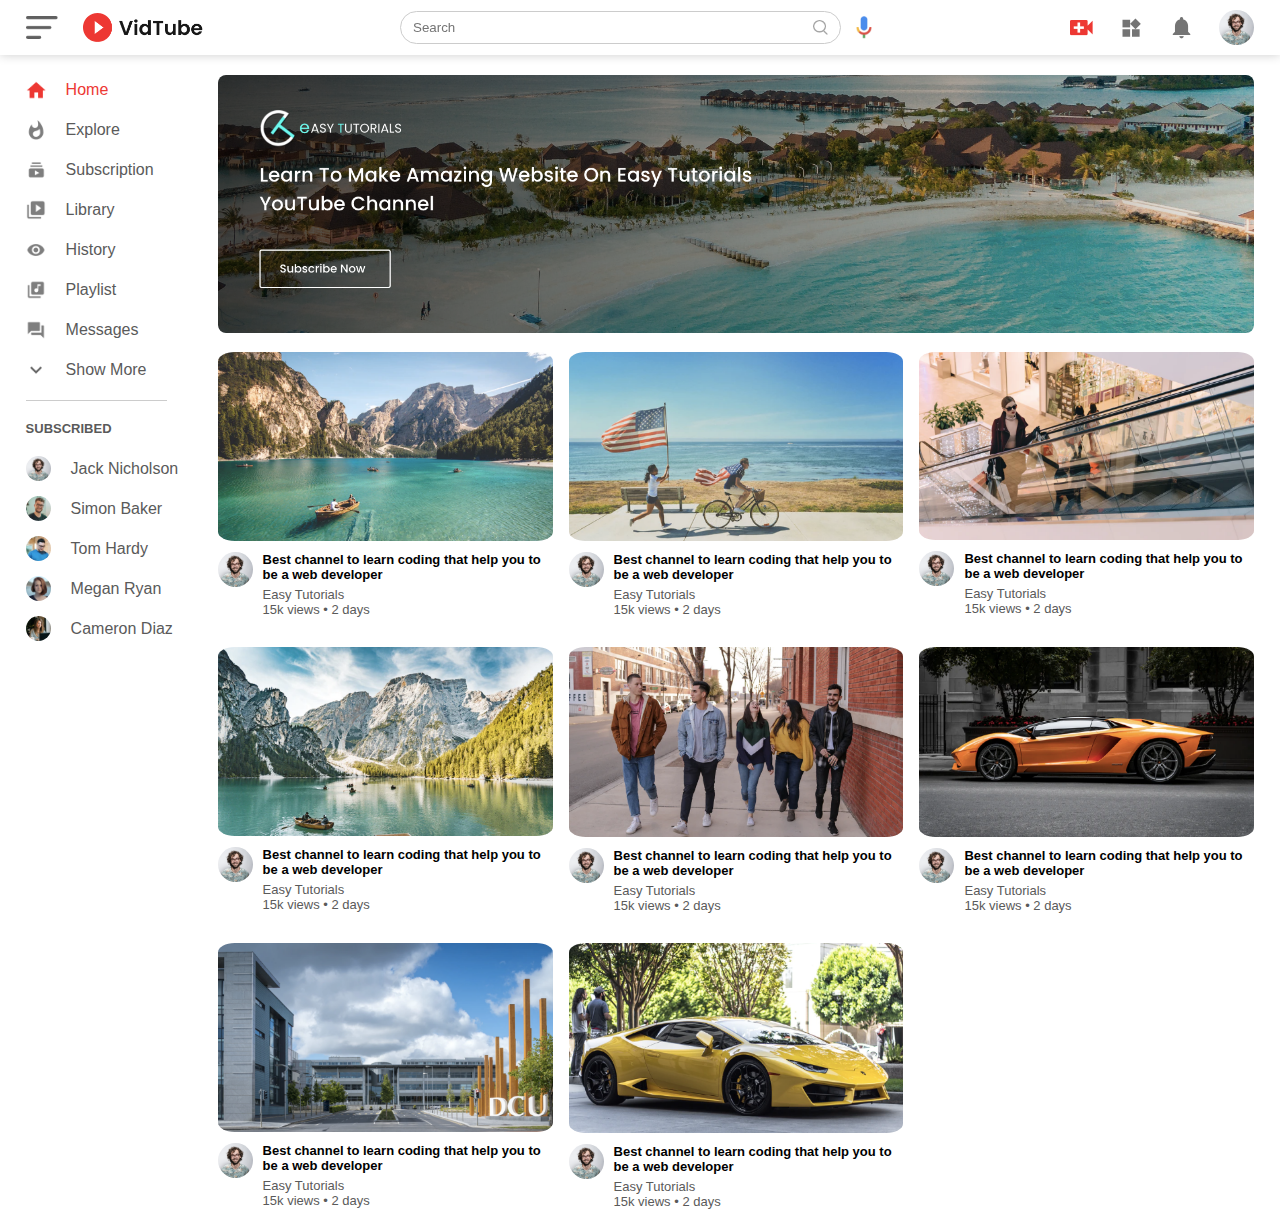
<file: index.html>
<!DOCTYPE html>
<html lang="en">
<head>
    <meta charset="UTF-8">
    <meta name="viewport" content="width=device-width, initial-scale=1.0">
    <title>Video Sharing Website</title>
    <link rel="stylesheet" href="style.css">
</head>
<body>
    <nav class="flex-div">
       <div class="nav-left flex-div">
        <img src="vidTube_img/images/menu.png" class="menu-icon" alt="no">
        <img src="vidTube_img/images/logo.png" class="logo" alt="no">
       </div>
       <div class="nav-middle flex-div">
        <div class="serch-box flex-div">
            <input type="text" placeholder="Search"><img src="vidTube_img/images/search.png" alt="">
        </div>
        <img src="vidTube_img/images/voice-search.png" class="mic-icon" alt="">
       </div> 
       <div class="nav-right flex-div">
        <img src="vidTube_img/images/upload.png" alt="">
        <img src="vidTube_img/images/more.png" alt="">
        <img src="vidTube_img/images/notification.png" alt="">
        <img src="vidTube_img/images/Jack.png" class="user-icon" alt="">
       </div>
    </nav>
    <!-------sidebar----->
    <div class="sidebar">
        <div class="shortcut-links">
            <a href="#">
                <img src="vidTube_img/images/home.png" alt="">
                <p>Home</p>
            </a>
            <a href="#">
                <img src="vidTube_img/images/explore.png" alt="">
                <p>Explore</p>
            </a>
            <a href="#">
                <img src="vidTube_img/images/subscriprion.png" alt="">
                <p>Subscription</p>
            </a>
            <a href="#">
                <img src="vidTube_img/images/library.png" alt="">
                <p>Library</p>
            </a>
            <a href="#">
                <img src="vidTube_img/images/history.png" alt="">
                <p>History</p>
            </a>
            <a href="#">
                <img src="vidTube_img/images/playlist.png" alt="">
                <p>Playlist</p>
            </a>
            <a href="#">
                <img src="vidTube_img/images/messages.png" alt="">
                <p>Messages</p>
            </a>
            <a href="#">
                <img src="vidTube_img/images/show-more.png" alt="">
                <p>Show More</p>
            </a>
            <hr>
        </div>
        <div class="subscribed-list">
            <h3>SUBSCRIBED</h3>
            <a href="#">
                <img src="vidTube_img/images/Jack.png" alt="">
                <p>Jack Nicholson</p>
            </a>
            <a href="#">
                <img src="vidTube_img/images/simon.png" alt="">
                <p>Simon Baker</p>
            </a>
            <a href="#">
                <img src="vidTube_img/images/tom.png" alt="">
                <p>Tom Hardy</p>
            </a>
            <a href="#">
                <img src="vidTube_img/images/megan.png" alt="">
                <p>Megan Ryan</p>
            </a>
            <a href="#">
                <img src="vidTube_img/images/cameron.png" alt="">
                <p>Cameron Diaz</p>
            </a>
        </div>
    </div>

    <!-----main----->
    <div class="container">
        <div class="banner">
            <img src="vidTube_img/images/banner.png" alt="">
        </div>
        <div class="list-container">
            <div class="vid-list">
                <a href="play_video.html">
                    <img src="vidTube_img/images/thumbnail1.png" class="thumbnail">
                </a>
                <div class="flex-div">
                    <img src="vidTube_img/images/Jack.png" alt="">
                    <div class="vid-info">
                        <a href="play_video.html">Best channel to learn coding that help you to be a web developer</a>
                        <p>Easy Tutorials</p>
                        <p>15k views &bull; 2 days</p>
                    </div>
                </div>
            </div>
            <div class="vid-list">
                <a href="play_video.html">
                    <img src="vidTube_img/images/thumbnail2.png" class="thumbnail">
                </a>
                <div class="flex-div">
                    <img src="vidTube_img/images/Jack.png" alt="">
                    <div class="vid-info">
                        <a href="#">Best channel to learn coding that help you to be a web developer</a>
                        <p>Easy Tutorials</p>
                        <p>15k views &bull; 2 days</p>
                    </div>
                </div>
            </div>
            <div class="vid-list">
                <a href="play_video.html">
                    <img src="vidTube_img/images/thumbnail3.png" class="thumbnail">
                </a>
                <div class="flex-div">
                    <img src="vidTube_img/images/Jack.png" alt="">
                    <div class="vid-info">
                        <a href="#">Best channel to learn coding that help you to be a web developer</a>
                        <p>Easy Tutorials</p>
                        <p>15k views &bull; 2 days</p>
                    </div>
                </div>
            </div>
            <div class="vid-list">
                <a href="play_video.html">
                    <img src="vidTube_img/images/thumbnail4.png" class="thumbnail">
                </a>
                <div class="flex-div">
                    <img src="vidTube_img/images/Jack.png" alt="">
                    <div class="vid-info">
                        <a href="#">Best channel to learn coding that help you to be a web developer</a>
                        <p>Easy Tutorials</p>
                        <p>15k views &bull; 2 days</p>
                    </div>
                </div>
            </div>
            <div class="vid-list">
                <a href="play_video.html">
                    <img src="vidTube_img/images/thumbnail5.png" class="thumbnail">
                </a>
                <div class="flex-div">
                    <img src="vidTube_img/images/Jack.png" alt="">
                    <div class="vid-info">
                        <a href="#">Best channel to learn coding that help you to be a web developer</a>
                        <p>Easy Tutorials</p>
                        <p>15k views &bull; 2 days</p>
                    </div>
                </div>
            </div>
            <div class="vid-list">
                <a href="play_video.html">
                    <img src="vidTube_img/images/thumbnail6.png" class="thumbnail">
                </a>
                <div class="flex-div">
                    <img src="vidTube_img/images/Jack.png" alt="">
                    <div class="vid-info">
                        <a href="#">Best channel to learn coding that help you to be a web developer</a>
                        <p>Easy Tutorials</p>
                        <p>15k views &bull; 2 days</p>
                    </div>
                </div>
            </div>
            <div class="vid-list">
                <a href="play_video.html">
                    <img src="vidTube_img/images/thumbnail7.png" class="thumbnail">
                </a>
                <div class="flex-div">
                    <img src="vidTube_img/images/Jack.png" alt="">
                    <div class="vid-info">
                        <a href="#">Best channel to learn coding that help you to be a web developer</a>
                        <p>Easy Tutorials</p>
                        <p>15k views &bull; 2 days</p>
                    </div>
                </div>
            </div>
            <div class="vid-list">
                <a href="play_video.html">
                    <img src="vidTube_img/images/thumbnail8.png" class="thumbnail">
                </a>
                <div class="flex-div">
                    <img src="vidTube_img/images/Jack.png" alt="">
                    <div class="vid-info">
                        <a href="#">Best channel to learn coding that help you to be a web developer</a>
                        <p>Easy Tutorials</p>
                        <p>15k views &bull; 2 days</p>
                    </div>
                </div>
            </div>
        </div>
    </div>








    <script src="script.js"></script>
</body>
</html>
</file>
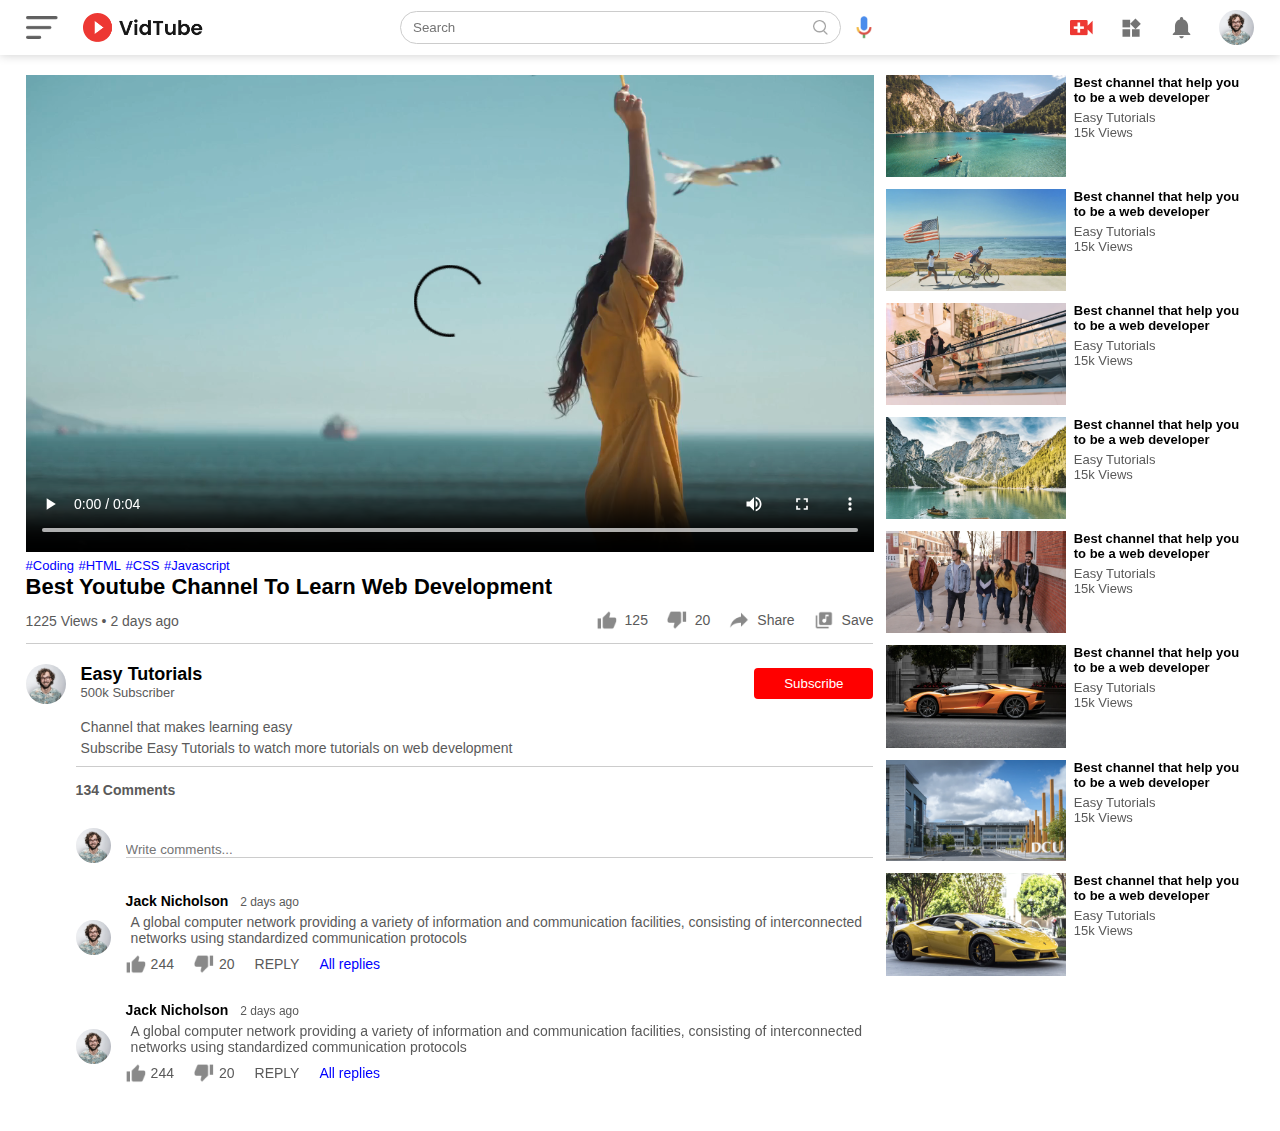
<file: play_video.html>
<!DOCTYPE html>
<html lang="en">
<head>
    <meta charset="UTF-8">
    <meta name="viewport" content="width=device-width, initial-scale=1.0">
    <title>Play Video</title>
    <link rel="stylesheet" href="style.css">
</head>
<body>
    <nav class="flex-div">
        <div class="nav-left flex-div">
         <img src="vidTube_img/images/menu.png" class="menu-icon" alt="no">
         <img src="vidTube_img/images/logo.png" class="logo" alt="no">
        </div>
        <div class="nav-middle flex-div">
         <div class="serch-box flex-div">
             <input type="text" placeholder="Search"><img src="vidTube_img/images/search.png" alt="">
         </div>
         <img src="vidTube_img/images/voice-search.png" class="mic-icon" alt="">
        </div> 
        <div class="nav-right flex-div">
         <img src="vidTube_img/images/upload.png" alt="">
         <img src="vidTube_img/images/more.png" alt="">
         <img src="vidTube_img/images/notification.png" alt="">
         <img src="vidTube_img/images/Jack.png" class="user-icon" alt="">
        </div>
     </nav>

     <div class="container play-container">
        <div class="row">
            <div class="play-video">
                <video controls autoplay>
                    <source src="vidTube_img/images/video.mp4" type="video/mp4">
                </video>
                <div class="tags">
                    <a href="">#Coding</a>
                    <a href="">#HTML</a>
                    <a href="">#CSS</a>
                    <a href="">#Javascript</a>
                </div>
                <h3>Best Youtube Channel To Learn Web Development</h3>
                <div class="play-video-info">
                    <p>1225 Views &bull; 2 days ago</p>
                    <div>
                        <a href=""><img src="vidTube_img/images/like.png" alt="">125</a>
                        <a href=""><img src="vidTube_img/images/dislike.png" alt="">20</a>
                        <a href=""><img src="vidTube_img/images/share.png" alt="">Share</a>
                        <a href=""><img src="vidTube_img/images/save.png" alt="">Save</a>

                    </div>
                </div>
                <hr>
                <div class="publisher">
                    <img src="vidTube_img/images/Jack.png" alt="">
                    <div>
                        <p>Easy Tutorials</p>
                        <span>500k Subscriber</span>
                    </div>
                    <button type="button">Subscribe</button>
                </div>
                <div class="vid-description">
                    <p>Channel that makes learning easy</p>
                    <p>Subscribe Easy Tutorials to watch more tutorials on web development</p>
                    <hr>
                    <h4>134 Comments</h4>
                    <div class="add-comment">
                        <img src="vidTube_img/images/Jack.png" alt="">
                        <input type="text" placeholder="Write comments...">
                    </div>
                    <div class="old-comment">
                        <img src="vidTube_img/images/Jack.png" alt="">
                        <div>
                            <h3>Jack Nicholson <span>2 days ago</span></h3>
                            <p>A global computer network providing a variety of information and communication facilities, consisting of interconnected networks using standardized communication protocols </p>
                            <div class="comment-action">
                                <img src="vidTube_img/images/like.png">
                                <span>244</span>
                                <img src="vidTube_img/images/dislike.png">
                                <span>20</span>
                                <span>REPLY</span>
                                <a href="">All replies</a>
                            </div>
                        </div>
                    </div>
                    <div class="old-comment">
                        <img src="vidTube_img/images/Jack.png" alt="">
                        <div>
                            <h3>Jack Nicholson <span>2 days ago</span></h3>
                            <p>A global computer network providing a variety of information and communication facilities, consisting of interconnected networks using standardized communication protocols </p>
                            <div class="comment-action">
                                <img src="vidTube_img/images/like.png">
                                <span>244</span>
                                <img src="vidTube_img/images/dislike.png">
                                <span>20</span>
                                <span>REPLY</span>
                                <a href="">All replies</a>
                            </div>
                        </div>
                    </div>
                </div>
            </div>
            <div class="right-sidebar">
                <div class="side-video-list">
                    <a href="" class="small-thumbnail">
                        <img src="vidTube_img/images/thumbnail1.png" alt="">
                    </a>
                    <div class="vid-info">
                        <a href="">Best channel that help you to be a web developer</a>
                        <p>Easy Tutorials</p>
                        <p>15k Views</p>
                    </div>
                </div>
                <div class="side-video-list">
                    <a href="" class="small-thumbnail">
                        <img src="vidTube_img/images/thumbnail2.png" alt="">
                    </a>
                    <div class="vid-info">
                        <a href="">Best channel that help you to be a web developer</a>
                        <p>Easy Tutorials</p>
                        <p>15k Views</p>
                    </div>
                </div>
                <div class="side-video-list">
                    <a href="" class="small-thumbnail">
                        <img src="vidTube_img/images/thumbnail3.png" alt="">
                    </a>
                    <div class="vid-info">
                        <a href="">Best channel that help you to be a web developer</a>
                        <p>Easy Tutorials</p>
                        <p>15k Views</p>
                    </div>
                </div>
                <div class="side-video-list">
                    <a href="" class="small-thumbnail">
                        <img src="vidTube_img/images/thumbnail4.png" alt="">
                    </a>
                    <div class="vid-info">
                        <a href="">Best channel that help you to be a web developer</a>
                        <p>Easy Tutorials</p>
                        <p>15k Views</p>
                    </div>
                </div>
                <div class="side-video-list">
                    <a href="" class="small-thumbnail">
                        <img src="vidTube_img/images/thumbnail5.png" alt="">
                    </a>
                    <div class="vid-info">
                        <a href="">Best channel that help you to be a web developer</a>
                        <p>Easy Tutorials</p>
                        <p>15k Views</p>
                    </div>
                </div>
                <div class="side-video-list">
                    <a href="" class="small-thumbnail">
                        <img src="vidTube_img/images/thumbnail6.png" alt="">
                    </a>
                    <div class="vid-info">
                        <a href="">Best channel that help you to be a web developer</a>
                        <p>Easy Tutorials</p>
                        <p>15k Views</p>
                    </div>
                </div>
                <div class="side-video-list">
                    <a href="" class="small-thumbnail">
                        <img src="vidTube_img/images/thumbnail7.png" alt="">
                    </a>
                    <div class="vid-info">
                        <a href="">Best channel that help you to be a web developer</a>
                        <p>Easy Tutorials</p>
                        <p>15k Views</p>
                    </div>
                </div>
                <div class="side-video-list">
                    <a href="" class="small-thumbnail">
                        <img src="vidTube_img/images/thumbnail8.png" alt="">
                    </a>
                    <div class="vid-info">
                        <a href="">Best channel that help you to be a web developer</a>
                        <p>Easy Tutorials</p>
                        <p>15k Views</p>
                    </div>
                </div>
            </div>
        </div>
     </div>
</body>
</html>
</file>
<file: style.css>
*{
    margin: 0;
    padding: 0;
    font-family: 'poppins', sans-serif;
    box-sizing: border-box;
}
a{
    text-decoration: none;
    color: #5a5a5a;
}
img{
    cursor: pointer;
}
.flex-div{
    display: flex;
    align-items: center;
}
nav{
    padding: 10px 2%;
    justify-content: space-between;
    box-shadow: 0 0 10px rgba(0,0,0,0.2);
    background-color: #fff;
    position: sticky;
    top: 0;
    z-index: 10;
}
.nav-right img{
    width: 25px;
    margin-right: 25px;
}
.nav-right .user-icon{
    width: 35px;
    border-radius: 50%;
    margin-right: 0;
}
.nav-left .menu-icon{
    width: 32px;
    margin-right: 25px;
}
.nav-left .logo{
    width: 120px;
}
.nav-middle .mic-icon{
    width: 16px;
}
.nav-middle .serch-box{
    border: 1px solid #ccc;
    margin-right: 15px;
    padding: 8px 12px;
    border-radius: 25px;
}
.nav-middle .serch-box input{
    width: 400px;
    border: 0;
    outline: 0;
    background: transparent;
}
.nav-middle .serch-box img{
    width: 15px;
}
/* sidebar */
.sidebar{
    background-color: #fff;
    width: 15%;
    height: 100vh;
    position: fixed;
    top: 0;
    padding-left: 2%;
    padding-top: 80px;
}
.shortcut-links a img{
    width: 20px;
    margin-right: 20px;
}
.shortcut-links a{
    display: flex;
    flex-wrap: wrap;
    align-items: center;
    margin-bottom: 20px;
    width: fit-content;
}
.shortcut-links a:first-child{
    color: #ed3833;
}
.sidebar hr{
    border: 0;
    height: 1px;
    background: #ccc;
    width: 85%;
}
.subscribed-list h3{
    font-size: 13px;
    margin: 20px 0;
    color: #5a5a5a;
}
.subscribed-list a{
    display: flex;
    align-items: center;
    margin-bottom: 15px;
    width: fit-content;
    flex-wrap: wrap;
}
.subscribed-list img{
    width: 25px;
    border-radius: 50%;
    margin-right: 20px;
}
.small-sidebar{
    width: 5%;
}
.small-sidebar a p{
    display: none;
}
.small-sidebar h3{
    display: none;
}
.small-sidebar hr{
    width: 50%;
    margin-bottom: 20px;
}
/* container */
.container{
    background-color: #fff;
    padding-left: 17%;
    padding-right: 2%;
    padding-top: 20px;
    padding-bottom: 20px;
}
.large-container{
    padding-left: 7%;
}
.banner{
    width: 100%;
}
.banner img{
    width: 100%;
    border-radius: 8px;
}
.list-container{
    display: grid;
    grid-template-columns: repeat(auto-fit,minmax(250px,1fr));
    grid-column-gap: 16px;
    grid-row-gap: 30px;
    margin-top: 15px;
}
.vid-list .thumbnail{
    width: 100%;
    border-radius: 5%;
}
.vid-list .flex-div{
    align-items: flex-start;
    margin-top: 7px;
}
.vid-list .flex-div img{
    width: 35px;
    margin-right: 10px;
    border-radius: 50%;
}
.vid-info{
    color: #5a5a5a;
    font-size: 13px;
}
.vid-info a{
    color: #000;
    font-weight: 600;
    display: block;
    margin-bottom: 5px;
}

@media (max-width: 900px){
    .menu-icon{
        display: none;
    }
    .sidebar{
        display: none;
    }
    .container , .large-container{
        padding-left: 5%;
        padding-right: 5%;
    }
    .nav-right img{
        display: none;
    }
    .nav-right .user-icon{
        display: block;
        width: 30px;
    }
    .nav-middle .serch-box input{
        width: 100px;
    }
    .nav-middle .mic-icon{
        display: none;
    }
    .logo{
        width: 90px;
    }

}
/* play video page */
.play-container{
    padding-left: 2%;
}
.row{
    display: flex;
    justify-content: space-between;
    flex-wrap: wrap;
}
.play-video{
    flex-basis: 69%;
}
.right-sidebar{
    flex-basis: 30%;
}
.play-video video{
    width: 100%;
}
.side-video-list{
    display: flex;
    justify-content: space-between;
    margin-bottom: 8px;
}
.side-video-list img{
    width: 100%;
}
.side-video-list .small-thumbnail{
    flex-basis: 49%;
}
.side-video-list .vid-info{
    flex-basis: 49%;
}
.play-video .tags a{
    color: #0000ff;
    font-size: 13px;
}
.play-video h3{
    font-weight: 600;
    font-size: 22px;
}
.play-video .play-video-info{
    display: flex;
    align-items: center;
    justify-content: space-between;
    flex-wrap: wrap;
    margin-top: 10px;
    font-size: 14px;
    color: #5a5a5a;
}
.play-video .play-video-info a img{
    width: 20px;
    margin-right: 8px;
}
.play-video .play-video-info a{
    display: inline-flex;
    align-items: center;
    margin-left: 15px;
}
.play-video hr{
    border: 0;
    height: 1px;
    background-color: #ccc;
    margin: 10px 0;
}
.publisher{
    display: flex;
    align-items: center;
    margin-top: 20px;
}
.publisher div{
    flex: 1;
    line-height: 18px;
}
.publisher img{
    width: 40px;
    border-radius: 50%;
    margin-right: 15px;
}
.publisher div p{
    color: #000;
    font-weight: 600;
    font-size: 18px;
}
.publisher div span{
    font-size: 13px;
    color: #5a5a5a;
}
.publisher button{
    background: red;
    color: #fff;
    padding: 8px 30px;
    border: 0;
    outline: 0;
    border-radius: 4px;
    cursor: pointer;
}
.vid-description{
    padding-left: 50px;
    margin: 15px 0;
}
.vid-description p{
    font-size: 14px;
    margin: 5px;
    color: #5a5a5a;
}
.vid-description h4{
    font-size: 14px;
    color: #5a5a5a;
    margin-top: 15px;
}
.add-comment{
    display: flex;
    margin: 30px 0;
    align-items: center;
}
.add-comment img{
    width: 35px;
    border-radius: 50%;
    margin-right: 15px;
}
.add-comment input{
    border: 0;
    outline: 0;
    border-bottom: 1px solid #ccc;
    width: 100%;
    padding-top: 10px;
    background: transparent;
}
.old-comment{
    display: flex;
    align-items: center;
    margin: 20px 0;
}
.old-comment img{
    width: 35px;
    border-radius: 50%;
    margin-right: 15px;
}
.old-comment h3{
    font-size: 14px;
    margin-bottom: 2px;
}
.old-comment h3 span{
    font-size: 12px;
    color: #5a5a5a;
    font-weight: 500;
    margin-left: 8px;
}
.old-comment .comment-action{
    display: flex;
    align-items: center;
    margin: 8px 0;
    font-size: 14px;
}
.old-comment .comment-action img{
    margin-right: 5px;
    border-radius: 0;
    width: 20px;
}
.old-comment .comment-action span{
    color: #5a5a5a;
    margin-right: 20px;
}
.old-comment .comment-action a{
    color: #0000ff;
}

@media (max-width:900px){
    .play-video{
        flex-basis: 100%;
    }
    .right-sidebar{
        flex-basis: 100%;
    }
    .play-container{
        padding-left: 5%;
    }
    .vid-description{
        padding-left: 0;
    }
    .play-video .play-video-info a{
        margin-left: 0;
        margin-right: 15px;
        margin-top: 15px;
    }
}
</file>
